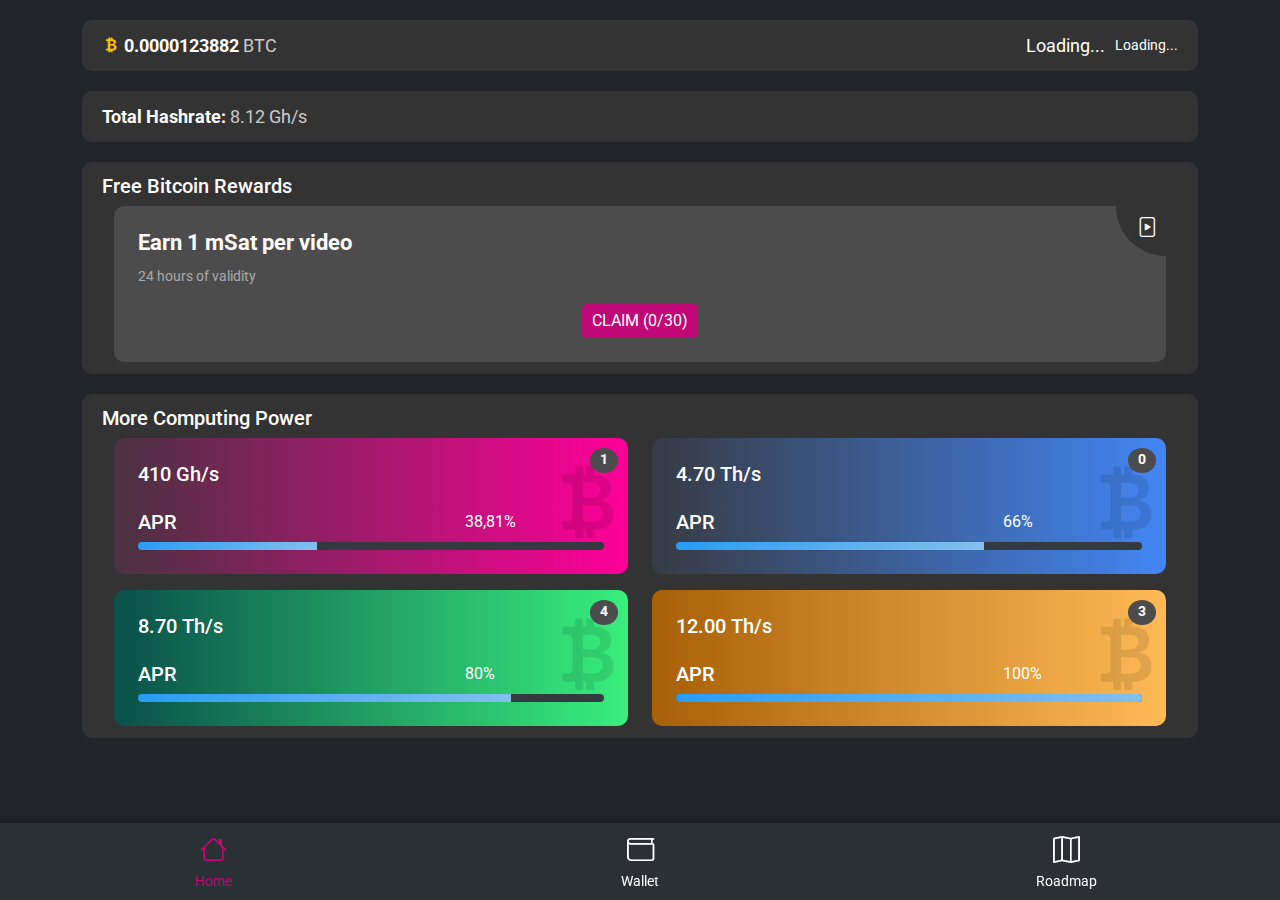
<file: index.html>
<!DOCTYPE html> 
<html lang="es" data-bs-theme="dark">
	<head>
		<meta charset="utf-8">
		<meta name="viewport" content="minimal-ui, width=device-width, initial-scale=1, maximum-scale=1, user-scalable=no">
		<meta content='yes' name='apple-mobile-web-app-capable'/>
		<meta content='yes' name='mobile-web-app-capable'/>
		<title>Lightning Minner</title> 
		<link rel="stylesheet" href="css/bootstrap.min.css?v=1.1.2">
		<link rel="stylesheet" href="css/bootstrap-icons.css?v=1.1.2">
		<link rel="stylesheet" href="css/clockpicker.css">
		<link rel="stylesheet" href="css/core/lib/toast.css">
		<link id="css" rel="stylesheet" href="css/custom.css?v=1.1.2">
		<link rel="icon" href="icon.png">
		<link rel="manifest" href="manifest.json?v=1.1.1">
		<link href="https://fonts.googleapis.com/css2?family=Roboto:wght@400;500;700&display=swap" rel="stylesheet">
	</head> 

	<body> 
		<!-- Splash Screen -->
		<div id="splash-screen">
			<div class="logo-container">
				<img src="img/icons/Lightning_Miner.png" alt="Lightning Miner">
			</div>
			<div class="progress-bar-container">
				<div id="progress-bar"></div>
			</div>
			<div id="loading-message" class="loading-message">Loading...</div> <!-- Container for loading messages -->
		</div>

		<!-- Contenido de la aplicación -->
		<div id="app">
			<div class="container main">
				<section id="home" class="view" role="region" aria-hidden="true">
					<!-- Bitcoin Price Container -->
					<div class="box crypto-container">
						<div class="hashrate-counter">
							<i class="bi bi-currency-bitcoin"></i>
							<span id="hashrate-value">0.0000123882</span>
							<span id="hashrate-btc">BTC</span>
						</div>				

						<div class="crypto">
								<span class="crypto-price" id="btc-price">Loading...</span>
								<span class="crypto-change" id="btc-change">Loading...</span>
						</div>
					</div>

					<!-- Total Hashrate -->
					<div class="box total-hashrate-container">
						<strong>Total Hashrate: </strong><span class="total-hashrate-value">8.12 Gh/s</span>
					</div>

					<!-- Free Mining Container -->
					<div class="box free-computing-container">
						<h2>Free Bitcoin Rewards</h2>
						
						<div class="container-fluid">
							<div class="row">
								<div class="col-12">
									<div class="card hashrate-card">
										<div class="p-4">
											<div class="hashrate-info">
												<h5 class="hashrate-value">Earn 1 mSat per video</h5>
												<span class="hashrate-validity">24 hours of validity</span>
											</div>
											<div class="hashrate-claim">
												<button class="claim-button">Claim (0/30)</button>
											</div>
											<div class="video-icon">
												<i class="bi bi-file-play"></i> <!-- Asegúrate de tener FontAwesome incluido -->
											</div>
										</div>
									</div>
								</div>
							</div>
						</div>
					</div>

					<!-- Mining Container -->
					<div class="box computing-container">
						<h2>More Computing Power</h2>
						<div class="container-fluid">
							<div class="row">
								<div class="col-xl-6 col-lg-6 mb-3">
									<div class="card l-bg-cherry">
										<div class="card-statistic-3 p-4">
											<div class="card-icon card-icon-large"><i class="bi bi-currency-bitcoin btc-icon"></i></div>
											<!-- Burbuja de contador aquí -->
											<span class="badge badge-counter">1</span>
											<div class="mb-4">
												<h5 class="card-title mb-0">410 Gh/s</h5>
											</div>
											<div class="row align-items-center mb-2 d-flex">
												<div class="col-8">
													<h2 class="d-flex align-items-center mb-0">
														APR
													</h2>
												</div>
												<div class="col-4 text-right">
													<span>38,81% <i class="fa fa-arrow-up"></i></span>
												</div>
											</div>
											<div class="progress mt-1 " data-height="8" style="height: 8px;">
												<div class="progress-bar l-bg-cyan" role="progressbar" data-width="25%" aria-valuenow="25" aria-valuemin="0" aria-valuemax="100" style="width: 38.41%;"></div>
											</div>
										</div>
									</div>
								</div>

								<div class="col-xl-6 col-lg-6 mb-3">
									<div class="card l-bg-blue-dark">
										<div class="card-statistic-3 p-4">
											<div class="card-icon card-icon-large"><i class="bi bi-currency-bitcoin btc-icon"></i></div>
											<!-- Burbuja de contador aquí -->
											<span class="badge badge-counter">0</span>
											<div class="mb-4">
												<h5 class="card-title mb-0">4.70 Th/s</h5>
											</div>
											<div class="row align-items-center mb-2 d-flex">
												<div class="col-8">
													<h2 class="d-flex align-items-center mb-0">
														APR
													</h2>
												</div>
												<div class="col-4 text-right">
													<span>66% <i class="fa fa-arrow-up"></i></span>
												</div>
											</div>
											<div class="progress mt-1 " data-height="8" style="height: 8px;">
												<div class="progress-bar l-bg-cyan" role="progressbar" data-width="25%" aria-valuenow="25" aria-valuemin="0" aria-valuemax="100" style="width: 66%;"></div>
											</div>
										</div>
									</div>
								</div>

								<div class="col-xl-6 col-lg-6 mb-3 mb-lg-0 mb-xl-0">
									<div class="card l-bg-green-dark">
										<div class="card-statistic-3 p-4">
											<div class="card-icon card-icon-large"><i class="bi bi-currency-bitcoin btc-icon"></i></div>
											<!-- Burbuja de contador aquí -->
											<span class="badge badge-counter">4</span>
											<div class="mb-4">
												<h5 class="card-title mb-0">8.70 Th/s</h5>
											</div>
											<div class="row align-items-center mb-2 d-flex">
												<div class="col-8">
													<h2 class="d-flex align-items-center mb-0">
														APR
													</h2>
												</div>
												<div class="col-4 text-right">
													<span>80% <i class="fa fa-arrow-up"></i></span>
												</div>
											</div>
											<div class="progress mt-1 " data-height="8" style="height: 8px;">
												<div class="progress-bar l-bg-cyan" role="progressbar" data-width="25%" aria-valuenow="25" aria-valuemin="0" aria-valuemax="100" style="width: 80%;"></div>
											</div>
										</div>
									</div>
								</div>

								<div class="col-xl-6 col-lg-6">
									<div class="card l-bg-orange-dark">
										<div class="card-statistic-3 p-4">
											<div class="card-icon card-icon-large"><i class="bi bi-currency-bitcoin btc-icon"></i></div>
											<!-- Burbuja de contador aquí -->
											<span class="badge badge-counter">3</span>
											<div class="mb-4">
												<h5 class="card-title mb-0">12.00 Th/s</h5>
											</div>
											<div class="row align-items-center mb-2 d-flex">
												<div class="col-8">
													<h2 class="d-flex align-items-center mb-0">
														APR
													</h2>
												</div>
												<div class="col-4 text-right">
													<span>100% <i class="fa fa-arrow-up"></i></span>
												</div>
											</div>
											<div class="progress mt-1 " data-height="8" style="height: 8px;">
												<div class="progress-bar l-bg-cyan" role="progressbar" data-width="25%" aria-valuenow="25" aria-valuemin="0" aria-valuemax="100" style="width: 100%;"></div>
											</div>
										</div>
									</div>
								</div>
							</div>
						</div>
					</div>
				</section>

				<section id="wallet" class="view mt-3" role="region" aria-hidden="true">
					<div class="wallet-card">
						<div class="wallet-header">
								<div>
									<i class="bi bi-currency-bitcoin"></i> <!-- Ícono de Bitcoin de Bootstrap Icons -->
									<span class="wallet-title">Bitcoin</span>
								</div>
								<button class="withdraw-button" data-bs-toggle="modal" data-bs-target="#withdrawModal">Withdraw</button>
							</div>
						<div class="wallet-body">
							<span class="wallet-amount">0.0000123882382083 BTC</span>
						</div>
					</div>

					<!-- withdraws -->
					<div class="box withdraw-history-box">
						<h2>Withdrawal history</h2>
						<div class="cards">
							<div class="card withdraw-history-card">
								<span>Hola</span>
							</div>
						</div>
					</div>
				</section>

				<section id="roadmap" class="view" role="region" aria-hidden="true">
					<p>Roadmap</p>
				</section>

				<section id="profile" class="view" role="region" aria-hidden="true">
					<p>Profile</p>
				</section>
			</div>

			<!-- Menú de navegación inferior -->
			<nav id="navbarsExampleDefault" class="bottom-nav d-flex justify-content-around align-items-center py-2 bg-body-tertiary">
				<a class="nav-link nav-item" href="javascript:void(0);" onclick="navigate('/home')">
					<i class="nav-icon-home bi bi-house"></i><br>Home
				</a>
				<a class="nav-link nav-item" href="javascript:void(0);" onclick="navigate('/wallet')">
					<i class="nav-icon-wallet bi bi-wallet"></i><br>Wallet
				</a>
				<a class="nav-link nav-item" href="javascript:void(0);" onclick="navigate('/roadmap')">
					<i class="bi bi-map"></i><br>Roadmap
				</a>
			</nav>
		</div>
		
		<!-- Modal -->
		<div class="modal fade" id="withdrawModal" tabindex="-1" aria-labelledby="withdrawModalLabel" aria-hidden="true" data-bs-backdrop="static" data-bs-keyboard="false">
			<div class="modal-dialog modal-dialog-centered">
					<div class="modal-content">
							<div class="modal-header">
									<h5 class="modal-title" id="withdrawModalLabel">Withdraw Bitcoin</h5>
									<button type="button" class="btn-close" data-bs-dismiss="modal" aria-label="Close"></button>
							</div>
							<div class="modal-body">
									<form>
											<div class="mb-3">
													<label for="address-input" class="form-label">Invoice</label>
													<input type="text" class="form-control" id="address-input" placeholder="Enter invoice">
											</div>
											<div class="mb-3">
													<label for="amount-input" class="form-label">Amount</label>
													<div class="input-group">
															<input type="text" class="form-control" id="amount-input" placeholder="Enter amount">
															<button class="btn btn-outline-secondary" type="button" id="max-button">Max</button>
													</div>
											</div>
											<button id="submitWithdrawModal" type="submit" class="btn btn-primary w-100">Save</button>
									</form>
							</div>
					</div>
			</div>
		</div>

		<!-- Scripts -->
		<script src="js/jquery.min.js"></script>
		<script src="js/jquery.crypt.js"></script>
		<script src="js/clockpicker.js"></script>
		<script src="js/core/app.js?v=1.1.2" type="module"></script>
		<script src="js/custom.js?v=1.1.2" type="module"></script>
		<script src="js/bootstrap.bundle.min.js"></script>
		<script src="js/password.js"></script>
		<script src="js/pages/home.js"></script>
		<script src="js/pages/wallet.js" type="module"></script>
	</body>
</html>
</file>
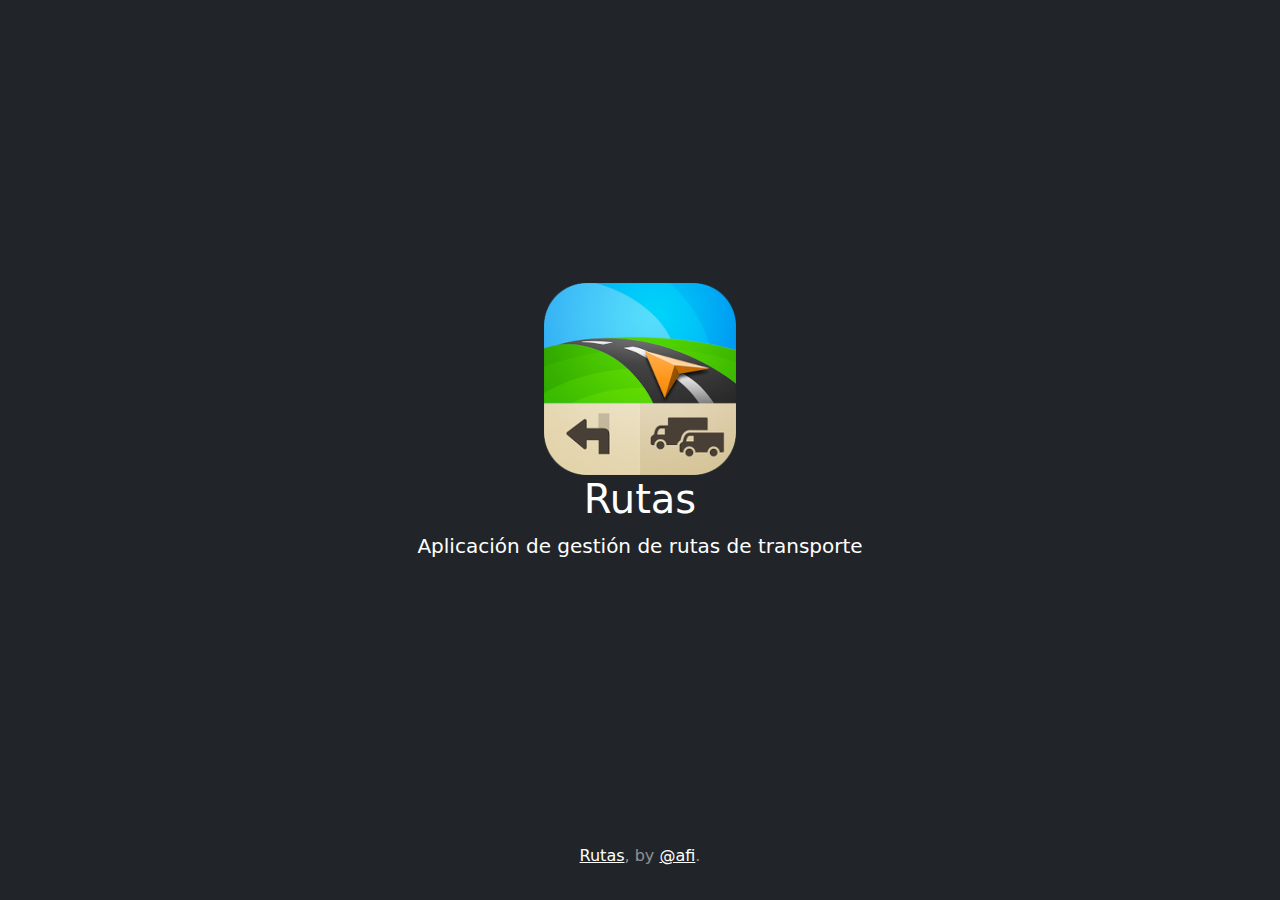
<file: install.html>
<!doctype html>
<html lang="en" class="h-100">
  <head>

    <meta charset="utf-8">
    <meta name="viewport" content="width=device-width, initial-scale=1">
    <meta name="description" content="">
    <title>App</title>

		<link rel="stylesheet" href="css/bootstrap.min.css?v=1.1.2">
		<link rel="stylesheet" href="css/bootstrap-icons.css?v=1.1.2">
    <link rel="icon" href="icon.png">
    <link rel="manifest" href="manifest.json?v=1.1.1">

  </head>
  <body class="d-flex h-100 text-center text-bg-dark">

    
<div class="cover-container d-flex w-100 h-100 p-3 mx-auto flex-column">
  <header class="mb-auto">

  </header>

  <main class="px-3">
    <img class="img-fluid" id="iconElement" src="" alt="...">
    <h1 id="shortNameElement"></h1>
    <p class="lead" id="nameElement"></p>
    <a href="#" id="installButton" class="btn btn-lg btn-light fw-bold border-white bg-white" hidden>INSTALL</a>
  </main>

  <footer class="mt-auto text-white-50">
    <p><a id="footerName" class="text-white"></a>, by <a href="https://aficat.com" target="_blank" class="text-white">@afi</a>.</p>
  </footer>
    </div>

    <script src="js/install.js" defer></script>
    </body>
</html>
</file>
<file: css/core/lib/toast.css>
.toast-notification {
  position: fixed;
  text-decoration: none;
  z-index: 999999;
  max-width: 300px;
  background-color: #fff;
  box-shadow: 0 0 20px 0 rgba(0, 0, 0, 0.12);
  border-radius: 4px;
  display: flex;
  padding: 10px;
  transform: translate(0, -150%);
}
.toast-notification .toast-notification-wrapper {
  flex: 1;
  padding-right: 10px;
  overflow: hidden;
}
.toast-notification .toast-notification-wrapper .toast-notification-header {
  padding: 0 0 5px 0;
  margin: 0;
  font-weight: 500;
  font-size: 14px;
  word-break: break-all;
  color: #4f525a;
}
.toast-notification .toast-notification-wrapper .toast-notification-content {
  font-size: 14px;
  margin: 0;
  padding: 0;
  word-break: break-all;
  color: #4f525a;
}
.toast-notification .toast-notification-close {
  appearance: none;
  border: none;
  background: transparent;
  cursor: pointer;
  font-size: 24px;
  line-height: 24px;
  padding-bottom: 4px;
  font-weight: bold;
  color: rgba(0, 0, 0, 0.2);
}
.toast-notification .toast-notification-close:hover {
  color: rgba(0, 0, 0, 0.4);
}
.toast-notification.toast-notification-top-center {
  transform: translate(calc(50vw - 50%), -150%);
}
.toast-notification.toast-notification-bottom-left, .toast-notification.toast-notification-bottom-right {
  transform: translate(0, 150%);
}
.toast-notification.toast-notification-bottom-center {
  transform: translate(calc(50vw - 50%), 150%);
}
.toast-notification.toast-notification-dark {
  background-color: #2d2e31;
}
.toast-notification.toast-notification-dark .toast-notification-wrapper .toast-notification-header {
  color: #edeff3;
}
.toast-notification.toast-notification-dark .toast-notification-wrapper .toast-notification-content {
  color: #edeff3;
}
.toast-notification.toast-notification-dark .toast-notification-close {
  color: rgba(255, 255, 255, 0.2);
}
.toast-notification.toast-notification-dark .toast-notification-close:hover {
  color: rgba(255, 255, 255, 0.4);
}
.toast-notification.toast-notification-success {
  background-color: #C3F3D7;
  border-left: 4px solid #51a775;
}
.toast-notification.toast-notification-success .toast-notification-wrapper .toast-notification-header {
  color: #51a775;
}
.toast-notification.toast-notification-success .toast-notification-wrapper .toast-notification-content {
  color: #51a775;
}
.toast-notification.toast-notification-success .toast-notification-close {
  color: rgba(0, 0, 0, 0.2);
}
.toast-notification.toast-notification-success .toast-notification-close:hover {
  color: rgba(0, 0, 0, 0.4);
}
.toast-notification.toast-notification-error {
  background-color: #f3c3c3;
  border-left: 4px solid #a75151;
}
.toast-notification.toast-notification-error .toast-notification-wrapper .toast-notification-header {
  color: #a75151;
}
.toast-notification.toast-notification-error .toast-notification-wrapper .toast-notification-content {
  color: #a75151;
}
.toast-notification.toast-notification-error .toast-notification-close {
  color: rgba(0, 0, 0, 0.2);
}
.toast-notification.toast-notification-error .toast-notification-close:hover {
  color: rgba(0, 0, 0, 0.4);
}
.toast-notification.toast-notification-verified {
  background-color: #d0eaff;
  border-left: 4px solid #6097b8;
}
.toast-notification.toast-notification-verified .toast-notification-wrapper .toast-notification-header {
  color: #6097b8;
}
.toast-notification.toast-notification-verified .toast-notification-wrapper .toast-notification-content {
  color: #6097b8;
}
.toast-notification.toast-notification-verified .toast-notification-close {
  color: rgba(0, 0, 0, 0.2);
}
.toast-notification.toast-notification-verified .toast-notification-close:hover {
  color: rgba(0, 0, 0, 0.4);
}
.toast-notification.toast-notification-dimmed {
  opacity: .3;
}
.toast-notification.toast-notification-dimmed:hover, .toast-notification.toast-notification-dimmed:active {
  opacity: 1;
}
</file>
<file: css/custom.css>
/*!
* Afi
* http://www.afi.cat
*
*/

html,
body {
  overflow-x: hidden; /* Prevent scroll on narrow devices */
}

body {
  font-family: 'Roboto', sans-serif;
}

h2 {
  font-size: 20px;
}

/* Estilos personalizados para el menú */
.bottom-nav {
  position: fixed;
  bottom: 0;
  left: 0;
  width: 100%;
  background-color: #212529;
  box-shadow: 0 -2px 5px rgba(0, 0, 0, 0.2);
}

.bottom-nav .nav-item {
  flex: 1;
  text-align: center;
}

.bottom-nav .nav-link {
  color: white;
  font-size: 14px;
}

.bottom-nav .nav-link:hover,
.bottom-nav .nav-link.active {
  color: #c00876;
}

.hidden {
  display: none;
}

.view {
  display: none;
}

.view.active {
  display: block;
}

/* nav icons */
#navbarsExampleDefault i {
  font-size: 27px;
}

/* Splash Screen */
#splash-screen {
  display: flex;
  flex-direction: column;
  align-items: center;
  justify-content: center;
  height: 100vh;
  background: #202030;
  color: white;
}

.logo-container img {
  width: 250px;
  margin-bottom: 20px;
}

.progress-bar-container {
  width: 80%;
  height: 10px;
  background: rgba(255, 255, 255, 0.2);
  border-radius: 5px;
  margin-top: 20px;
  overflow: hidden;
}

#progress-bar {
  height: 100%;
  width: 0;
  background: #c00876;
  transition: width 0.1s ease-in-out;
}

#app {
  display: none;
  height: calc(100vh - 110px);
}

.loading-message {
  color: #ffffff; /* Color del texto */
  text-align: center;
  margin-top: 20px; /* Espacio sobre el mensaje */
  font-size: 16px; /* Tamaño del texto */
}

.box {
  background-color: #333;
  color: #fff;
  padding: 12px 20px;
  border-radius: 10px;
  width: 100%;
  margin: 20px 0px;
}

/* Real time btc counter */
.crypto-container {
  display: flex;
  justify-content: space-between;
  align-items: center;
}

.crypto {
  display: flex;
  align-items: center;
  gap: 10px;
}

.crypto-price {
  font-size: 18px;
}

.crypto-change {
  font-size: 14px;
  display: flex;
  align-items: center;
  gap: 5px;
}

.crypto-change.up {
  color: #4CAF50;
}

.crypto-change.down {
  color: #F44336;
}

.crypto-change i {
  font-size: 14px;
}

/* Hashrate counter */
.hashrate-counter i {
  color: #FFC107; /* Color dorado para el ícono de Bitcoin */
  margin-top: 1px;
}

.hashrate-counter {
  font-size: 18px;
}

#hashrate-btc {
  color: #ccc;
}

#hashrate-value {
  font-weight: bold;
}

.total-hashrate-value {
  color: #ccc;
}

/* cards */
.card {
  background-color: #fff;
  border-radius: 10px;
  border: none;
  position: relative;
}
.l-bg-cherry {
  background: linear-gradient(to right, #493240, #f09) !important;
  color: #fff;
}

.l-bg-blue-dark {
  background: linear-gradient(to right, #373b44, #4286f4) !important;
  color: #fff;
}

.l-bg-green-dark {
  background: linear-gradient(to right, #0a504a, #38ef7d) !important;
  color: #fff;
}

.l-bg-orange-dark {
  background: linear-gradient(to right, #a86008, #ffba56) !important;
  color: #fff;
}

.card .card-statistic-3 .card-icon-large .fas, .card .card-statistic-3 .card-icon-large .far, .card .card-statistic-3 .card-icon-large .fab, .card .card-statistic-3 .card-icon-large .fal {
  font-size: 110px;
}

.card .card-statistic-3 .card-icon {
  text-align: center;
  line-height: 50px;
  margin-left: 15px;
  color: #000;
  position: absolute;
  right: -5px;
  top: 20px;
  opacity: 0.1;
}

.l-bg-cyan {
  background: linear-gradient(135deg, #289cf5, #84c0ec) !important;
  color: #fff;
}

.l-bg-green {
  background: linear-gradient(135deg, #23bdb8 0%, #43e794 100%) !important;
  color: #fff;
}

.l-bg-orange {
  background: linear-gradient(to right, #f9900e, #ffba56) !important;
  color: #fff;
}

.l-bg-cyan {
  background: linear-gradient(135deg, #289cf5, #84c0ec) !important;
  color: #fff;
}

.btc-icon {
  font-size: 5.5rem;
}

.badge-counter {
  position: absolute;
  top: 10px;      /* Ajusta según necesidades */
  right: 10px;    /* Ajusta según necesidades */
  background: #4d4c4c;
  color: white;
  padding: 5px 10px;
  border-radius: 50%;  /* Crea una forma circular */
  font-size: 0.9em;
}

.card-statistic-3 {
  position: relative;
}

/* free-computing-container */

.hashrate-card {
  background: #4d4c4c;
  color: white;
}

.hashrate-info {
  margin-bottom: 16px;
}

.hashrate-value {
  display: block;
  font-size: 22px;
  font-weight: bold;
}

.hashrate-claim {
  text-align: -webkit-center;
}

.hashrate-validity {
  font-size: 14px;
  color: #aaa;
}

.claim-button {
  background-color: #c00876;
  color: white;
  border: none;
  padding: 5px 10px;
  border-radius: 5px;
  cursor: pointer;
  font-size: 16px;
  text-transform: uppercase;
  display: flex;
  justify-content: center;
  align-items: center;
}

.claim-button:active {
  transform: scale(0.98);
}

.video-icon {
  position: absolute;
  top: 0;
  right: 0;
  width: 50px; /* Tamaño del cuarto de círculo */
  height: 50px;
  background-color: #333; /* Color de fondo del icono */
  border-bottom-left-radius: 50px; /* Radio para hacer el cuarto de círculo */
  display: flex;
  align-items: center;
  justify-content: center;
  color: white; /* Color del ícono */
}

.bi-file-play {
  font-size: 20px; /* Tamaño del ícono */
  margin-left: 11px;
  margin-bottom: 7px;
}

/* total-hashrate-container */
.total-hashrate-container {
  font-size: 18px;
}


/* Wallet */
.wallet-card {
  background: #c00876; /* Color de fondo azul */
  border-radius: 10px; /* Bordes redondeados */
  color: white; /* Color de texto */
  padding: 10px 40px;
  width: 100%; /* Ajusta según tus necesidades */
  display: flex;
  flex-direction: column;
  align-items: center;
}

.wallet-header {
  display: flex;
  justify-content: space-between;
  align-items: center;
  width: 100%; /* Ocupa el ancho total de la tarjeta */
}

.wallet-body {
  margin-top: 10px; /* Espaciado superior para separar las filas */
  width: 100%; /* Ocupa el ancho total de la tarjeta */
}

.wallet-amount {
  font-size: 26px; /* Ajusta el tamaño de la fuente según tus necesidades */
  font-weight: bold; /* Texto en negrita */
}

.wallet-title {
  font-size: 22px; /* Tamaño del título */
}

.withdraw-button {
  background-color: white; /* Color de fondo del botón */
  color: #c00876; /* Color del texto del botón */
  border: none;
  border-radius: 5px; /* Bordes redondeados del botón */
  padding: 10px 10px;
  font-size: 20px; /* Tamaño de la fuente del botón */
  cursor: pointer;
}

.withdraw-button:hover {
  background-color: rgb(138, 5, 85); /* Color de fondo del botón al pasar el mouse */
  color: white;
}

.wallet-header .bi-currency-bitcoin {
  font-size: 4.5rem; /* Tamaño del ícono */
}

.withdraw-history-box {
  min-height: calc(100vh - 307px);
}

.withdraw-history-card {
  background: #4d4c4c;
  color: white;
  padding: 1.5rem;
}

.btn:focus,.btn:active {
  outline: none !important;
  box-shadow: none;
}

/* Modal */
.modal-header {
  background-color: #E0098A;
}

#submitWithdrawModal {
  background-color: white;
  color: #E0098A;
  border: none;
}
</file>
<file: css/clockpicker.css>
/*!
 * ClockPicker v0.2.2 for Bootstrap (https://weareoutman.github.io/clockpicker/)
 * Copyright 2014 Wang Shenwei
 * Licensed under MIT (https://github.com/weareoutman/clockpicker/blob/gh-pages/LICENSE)
 * Bootstrap 4 compatibility by djibe (https://github.com/djibe/clockpicker)
 */:root{--primary-color:0,123,255}.clockpicker .input-group-addon{cursor:pointer}.clockpicker-moving{cursor:move}.clockpicker-align-left.popover>.arrow{left:25px}.clockpicker-align-top.popover>.arrow{top:17px}.clockpicker-align-right.popover>.arrow{left:auto;right:25px}.clockpicker-align-bottom.popover>.arrow{top:auto;bottom:6px}.clockpicker-popover{-webkit-animation:pickerFadeIn .2s cubic-bezier(.4,0,.2,1);animation:pickerFadeIn .2s cubic-bezier(.4,0,.2,1);border-radius:4px;border:0;-webkit-transform:scale(1);transform:scale(1);-webkit-transform-origin:center top 0;transform-origin:center top 0;-webkit-box-shadow:0 24px 38px 3px rgba(0,0,0,.14),0 9px 46px 8px rgba(0,0,0,.12),0 11px 15px 0 rgba(0,0,0,.2);box-shadow:0 24px 38px 3px rgba(0,0,0,.14),0 9px 46px 8px rgba(0,0,0,.12),0 11px 15px 0 rgba(0,0,0,.2)}.clockpicker-popover.top{-webkit-transform-origin:center bottom 0;transform-origin:center bottom 0}.clockpicker-popover *{-webkit-user-select:none;-moz-user-select:none;-ms-user-select:none;user-select:none}.clockpicker-popover .popover-header{-webkit-box-align:center;-ms-flex-align:center;align-items:center;-webkit-box-pack:center;-ms-flex-pack:center;justify-content:center;background-color:var(--primary,#007bff);color:#fff;display:-webkit-box;display:-ms-flexbox;display:flex;font-size:3rem;font-weight:400;letter-spacing:normal;text-align:center;padding:.5rem;border-top-left-radius:4px;border-top-right-radius:4px}.clockpicker-popover .popover-header span{cursor:pointer}.clockpicker-popover .popover-body{background-color:#fff;padding:1rem .75rem .75rem;border-bottom-right-radius:4px;border-bottom-left-radius:4px}.clockpicker-popover .btn{border:0!important;border-radius:4px;-webkit-box-shadow:none;box-shadow:none;font-size:.8125rem;font-weight:500;padding:.59375rem 1rem;min-width:0;margin:0 0 0 .25rem;text-transform:uppercase}.clockpicker-popover .btn:active,.clockpicker-popover .btn:focus,.clockpicker-popover .btn:hover{outline:0!important;background-image:-webkit-gradient(linear,left top,left bottom,from(rgba(0,0,0,.12)),to(rgba(0,0,0,.12)));background-image:linear-gradient(180deg,rgba(0,0,0,.12),rgba(0,0,0,.12));-webkit-box-shadow:none;box-shadow:none}.clockpicker-span-hours{margin-right:.25rem}.clockpicker-span-minutes{margin-left:.25rem}.clockpicker-close-block{margin-top:.75rem}.clockpicker-plate{background-color:#ededee;border-radius:50%;width:200px;height:200px;overflow:visible;position:relative}.clockpicker-canvas,.clockpicker-dial{width:200px;height:200px;position:absolute;left:-1px;top:-1px}.clockpicker-minutes{visibility:hidden}.clockpicker-tick{border-radius:50%;line-height:26px;text-align:center;width:26px;height:26px;position:absolute;cursor:pointer}.clockpicker-tick.active,.clockpicker-tick:not(.disabled):hover{background-color:rgba(var(--primary-color,0,123,255),.25)}.clockpicker-tick.disabled{color:#eee;cursor:default}.clockpicker-dial{-webkit-transition:opacity 350ms,-webkit-transform 350ms;transition:opacity 350ms,-webkit-transform 350ms;transition:transform 350ms,opacity 350ms;transition:transform 350ms,opacity 350ms,-webkit-transform 350ms}.clockpicker-dial-out{opacity:0}.clockpicker-hours.clockpicker-dial-out{-webkit-transform:scale(1.2,1.2);transform:scale(1.2,1.2)}.clockpicker-minutes.clockpicker-dial-out{-webkit-transform:scale(.8,.8);transform:scale(.8,.8)}.clockpicker-canvas{-webkit-transition:opacity 175ms;transition:opacity 175ms}.clockpicker-canvas-out{opacity:.25}.clockpicker-canvas line{stroke:var(--primary,#007bff);stroke-width:2;stroke-linecap:round}.clockpicker-canvas-bearing{stroke:none;fill:var(--primary,#007bff)}.clockpicker-canvas-fg{stroke:none;fill:rgba(var(--primary-color,0,123,255),.5)}.clockpicker-canvas-bg{stroke:none;fill:rgba(var(--primary-color,0,123,255),.25)}.clockpicker-canvas-bg-trans{fill:rgba(var(--primary-color,0,123,255),.25)}.clockpicker-buttons-am-pm{color:#fff;display:none;-ms-flex-wrap:nowrap;flex-wrap:nowrap;-webkit-box-orient:vertical;-webkit-box-direction:normal;-ms-flex-direction:column;flex-direction:column;-ms-flex-pack:distribute;justify-content:space-around;-webkit-box-align:center;-ms-flex-align:center;align-items:center;font-size:1rem;margin-left:.75rem}@-webkit-keyframes pickerFadeIn{from{opacity:0;-webkit-transform:scale(.8);transform:scale(.8)}to{opacity:1;-webkit-transform:scale(1);transform:scale(1)}}@keyframes pickerFadeIn{from{opacity:0;-webkit-transform:scale(.8);transform:scale(.8)}to{opacity:1;-webkit-transform:scale(1);transform:scale(1)}}
</file>
